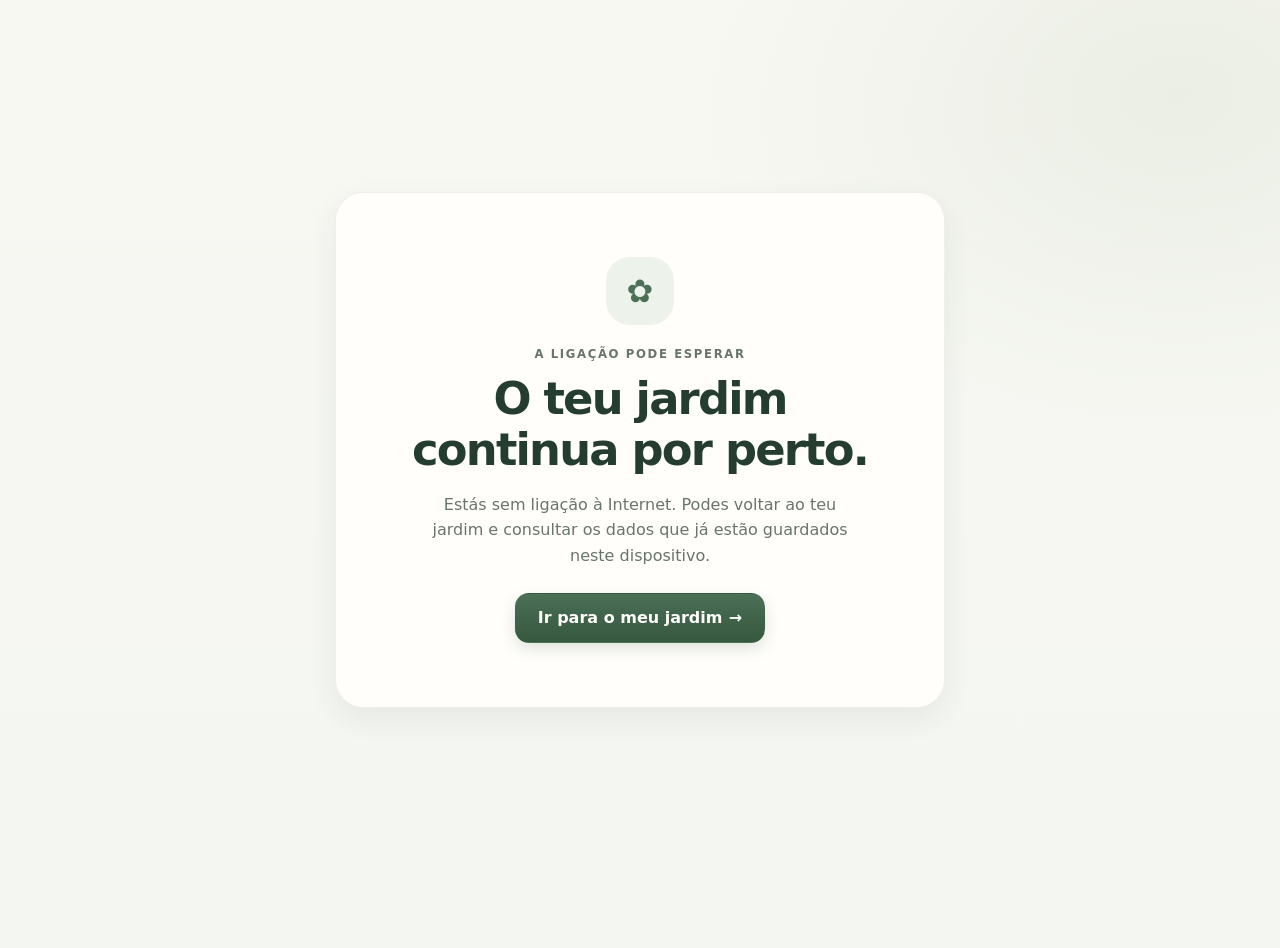
<file: pages/offline.html>
<!DOCTYPE html>
<html lang="pt-PT">
<head>
  <meta charset="UTF-8">
  <meta name="viewport" content="width=device-width, initial-scale=1.0">
  <title>Offline - FloraAura</title>
  <meta name="theme-color" content="#315c45">
  <link rel="stylesheet" href="../assets/css/styles.css">
</head>
<body>
  <main class="offline-page">
    <section class="offline-card" aria-labelledby="offline-title">
      <div class="offline-icon" aria-hidden="true">✿</div>
      <p class="eyebrow">A ligação pode esperar</p>
      <h1 id="offline-title">O teu jardim continua por perto.</h1>
      <p>Estás sem ligação à Internet. Podes voltar ao teu jardim e consultar os dados que já estão guardados neste dispositivo.</p>
      <a href="../index.html" class="btn-primary">Ir para o meu jardim <span aria-hidden="true">→</span></a>
    </section>
  </main>
</body>
</html>
</file>
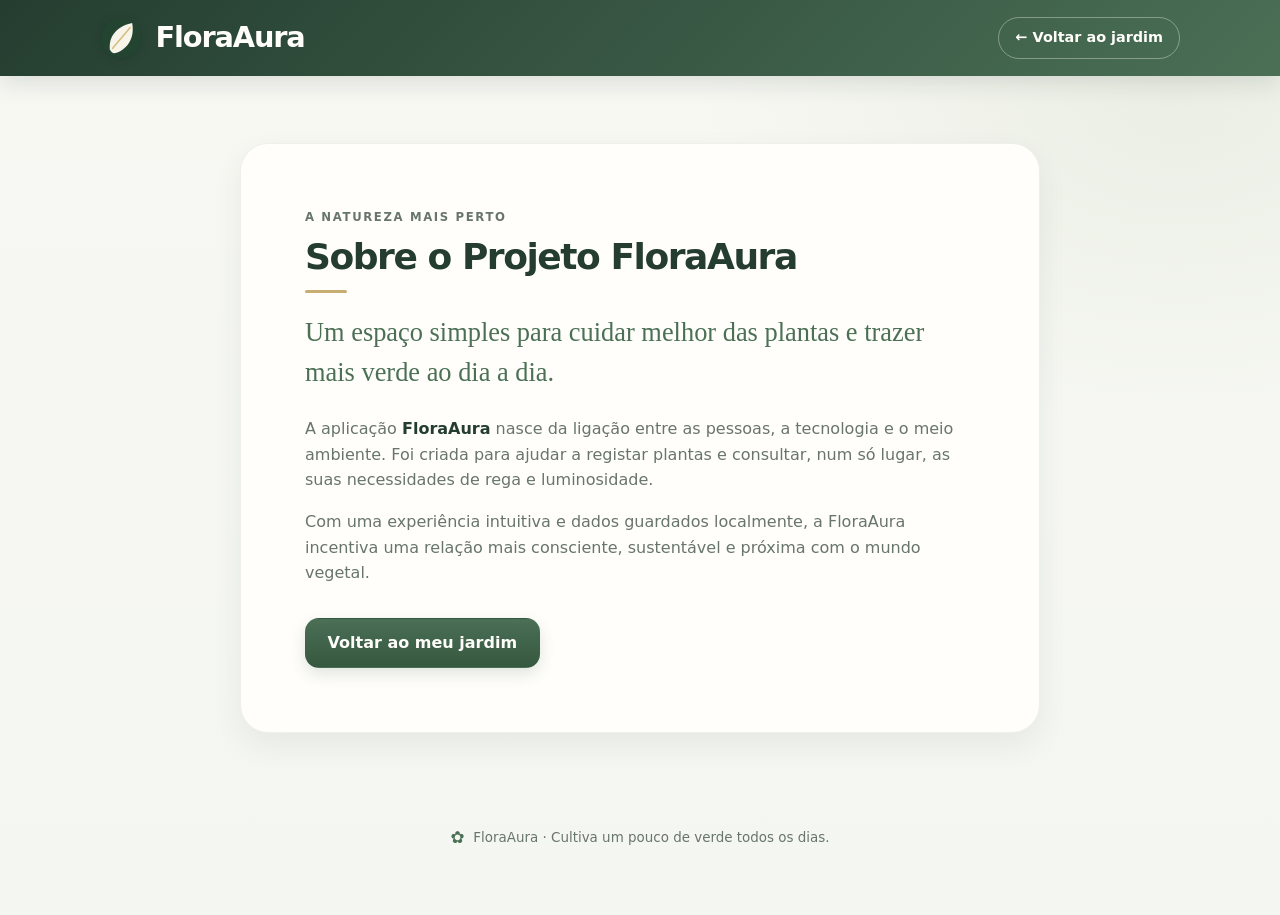
<file: pages/sobre.html>
<!DOCTYPE html>
<html lang="pt-PT">
<head>
  <meta charset="UTF-8">
  <meta name="viewport" content="width=device-width, initial-scale=1.0">
  <title>Sobre - FloraAura</title>
  <meta name="theme-color" content="#315c45">
  <link rel="stylesheet" href="../assets/css/styles.css">
</head>
<body>
  <header class="app-header">
    <a class="logo-container brand-link" href="../index.html" aria-label="FloraAura — página inicial">
      <img src="../assets/images/logo.svg" alt="" class="logo">
      <h1>FloraAura</h1>
    </a>
    <a href="../index.html" class="header-link">← Voltar ao jardim</a>
  </header>

  <main class="app-content">
    <article class="about-page">
      <p class="eyebrow">A natureza mais perto</p>
      <h2>Sobre o Projeto FloraAura</h2>
      <p class="about-lead">Um espaço simples para cuidar melhor das plantas e trazer mais verde ao dia a dia.</p>
      <div class="about-copy">
        <p>A aplicação <strong>FloraAura</strong> nasce da ligação entre as pessoas, a tecnologia e o meio ambiente. Foi criada para ajudar a registar plantas e consultar, num só lugar, as suas necessidades de rega e luminosidade.</p>
        <p>Com uma experiência intuitiva e dados guardados localmente, a FloraAura incentiva uma relação mais consciente, sustentável e próxima com o mundo vegetal.</p>
      </div>
      <a href="../index.html" class="btn-primary about-action">Voltar ao meu jardim</a>
    </article>
  </main>

  <footer class="app-footer">
    <span class="footer-mark" aria-hidden="true">✿</span>
    <p>FloraAura <span aria-hidden="true">·</span> Cultiva um pouco de verde todos os dias.</p>
  </footer>
</body>
</html>
</file>
<file: assets/css/styles.css>
:root {
  color-scheme: light;
  --primary-color: #4f7259;
  --primary-light: #eaf1e8;
  --primary-strong: #2e4e3b;
  --primary-dark: #1f352a;
  --sage: #a9bca4;
  --sage-deep: #69866a;
  --accent-color: #c8b17e;
  --beige: #f3efe7;
  --beige-soft: #faf7f1;
  --bg-color: #f5f3ee;
  --card-bg: #fffdf9;
  --text-color: #23362d;
  --text-muted: #5d6b62;
  --border-color: #e3e5de;
  --border-radius: 20px;
  --shadow: 0 14px 34px rgba(28, 48, 39, 0.08);
  --shadow-hover: 0 20px 44px rgba(28, 48, 39, 0.12);
}

* {
  box-sizing: border-box;
  margin: 0;
  padding: 0;
}

[hidden] {
  display: none !important;
}

.visually-hidden {
  position: absolute;
  width: 1px;
  height: 1px;
  overflow: hidden;
  clip: rect(0, 0, 0, 0);
  white-space: nowrap;
  clip-path: inset(50%);
}

body {
  min-height: 100vh;
  background:
    radial-gradient(ellipse at top right, rgba(126, 162, 122, 0.12), transparent 28rem),
    linear-gradient(180deg, #f8f5f1 0%, var(--bg-color) 100%);
  color: var(--text-color);
  font-family: "Segoe UI", "Inter", system-ui, -apple-system, BlinkMacSystemFont, sans-serif;
  line-height: 1.6;
  padding-bottom: 3rem;
  -webkit-font-smoothing: antialiased;
}

h1,
h2,
h3 {
  color: var(--primary-dark);
  font-family: "Segoe UI", "Inter", system-ui, sans-serif;
  font-weight: 700;
  line-height: 1.15;
}

h1 {
  color: #fffdfa;
  font-size: clamp(1.45rem, 2.8vw, 1.8rem);
  letter-spacing: -0.04em;
}

h2 {
  font-size: clamp(1.7rem, 4vw, 2.25rem);
  letter-spacing: -0.04em;
}

h3 {
  font-size: 1.2rem;
  letter-spacing: -0.02em;
}

button,
input,
select {
  font: inherit;
  min-height: 44px;
}

button,
a,
input,
select {
  -webkit-tap-highlight-color: transparent;
}

body {
  font-size: 16px;
}

button:focus-visible,
a:focus-visible,
input:focus-visible,
select:focus-visible {
  outline: 3px solid var(--primary-dark);
  outline-offset: 3px;
}

.app-header a:focus-visible,
.app-header button:focus-visible,
.welcome-panel a:focus-visible,
.welcome-panel button:focus-visible {
  outline-color: #fffefa;
}

.app-header {
  position: relative;
  display: flex;
  min-height: 82px;
  align-items: center;
  justify-content: space-between;
  padding: 1rem max(1.5rem, calc((100vw - 1080px) / 2));
  background: linear-gradient(135deg, var(--primary-dark) 0%, var(--primary-color) 100%);
  color: #fffefa;
  box-shadow: 0 14px 32px rgba(26, 47, 38, 0.12);
}

.logo-container {
  display: flex;
  align-items: center;
  gap: 0.85rem;
}

.logo {
  width: 42px;
  height: 42px;
  object-fit: contain;
  filter: drop-shadow(0 2px 5px rgba(14, 31, 22, 0.22));
}

.app-nav {
  display: flex;
  justify-content: center;
  gap: 0.5rem;
  padding: 0.9rem 1rem 0.7rem;
  border-bottom: 1px solid rgba(35, 54, 45, 0.08);
  background: rgba(255, 253, 249, 0.9);
  backdrop-filter: blur(8px);
}

.nav-btn,
.nav-link {
  position: relative;
  display: inline-flex;
  min-height: 42px;
  align-items: center;
  justify-content: center;
  border: 0;
  border-radius: 999px;
  background: transparent;
  padding: 0.55rem 1.15rem;
  color: var(--text-muted);
  cursor: pointer;
  font-size: 0.94rem;
  font-weight: 600;
  text-decoration: none;
  transition: color 220ms ease, background-color 220ms ease, transform 220ms ease, box-shadow 220ms ease;
}

.nav-btn:hover,
.nav-link:hover {
  background: #f0f3ec;
  color: var(--primary-dark);
}

.nav-btn.active {
  background: var(--primary-light);
  color: var(--primary-dark);
}

.app-content {
  width: min(100% - 2rem, 1080px);
  margin: 0 auto;
  padding: clamp(2rem, 5vw, 4rem) 0;
}

.tab-content {
  display: none;
}

.tab-content.active {
  display: block;
  animation: content-in 300ms cubic-bezier(0.2, 0.8, 0.2, 1) both;
}

@keyframes content-in {
  from {
    opacity: 0;
    transform: translateY(6px);
  }

  to {
    opacity: 1;
    transform: translateY(0);
  }
}

.section-header {
  display: flex;
  align-items: center;
  justify-content: space-between;
  gap: 1.25rem;
  margin-bottom: 1.75rem;
}

.section-header h2,
#catalogo > h2 {
  position: relative;
  padding-bottom: 0.8rem;
}

.section-header h2::after,
#catalogo > h2::after {
  position: absolute;
  bottom: 0;
  left: 0;
  width: 42px;
  height: 3px;
  border-radius: 4px;
  background: var(--accent-color);
  content: "";
}

.btn-primary,
.btn-secondary,
.btn-install {
  display: inline-flex;
  min-height: 46px;
  align-items: center;
  justify-content: center;
  border: 1px solid transparent;
  border-radius: 999px;
  padding: 0.7rem 1.35rem;
  cursor: pointer;
  font-weight: 700;
  text-decoration: none;
  transition: transform 220ms cubic-bezier(0.2, 0.8, 0.2, 1), background-color 220ms ease, box-shadow 220ms ease, border-color 220ms ease, opacity 220ms ease;
}

.btn-primary {
  background: linear-gradient(180deg, var(--primary-color) 0%, var(--primary-strong) 100%);
  color: #fffdfa;
  box-shadow: 0 10px 20px rgba(44, 73, 56, 0.16);
}

.btn-primary:hover {
  transform: translateY(-1px);
  background: linear-gradient(180deg, var(--primary-strong) 0%, var(--primary-color) 100%);
  box-shadow: 0 12px 24px rgba(44, 73, 56, 0.18);
}

.btn-secondary {
  border-color: var(--border-color);
  background: var(--card-bg);
  color: var(--text-color);
}

.btn-secondary:hover {
  background: var(--beige-soft);
}

.btn-install {
  min-height: 40px;
  border-color: rgba(255, 254, 250, 0.4);
  background: rgba(255, 254, 250, 0.12);
  color: #fffefa;
}

.btn-install:hover {
  background: rgba(255, 254, 250, 0.22);
}

.plants-grid {
  display: grid;
  grid-template-columns: repeat(auto-fill, minmax(min(100%, 265px), 1fr));
  gap: 1.2rem;
}

.plant-card {
  position: relative;
  display: grid;
  gap: 1rem;
  overflow: hidden;
  border: 1px solid rgba(31, 53, 42, 0.09);
  border-radius: 18px;
  background: var(--card-bg);
  padding: 0.75rem;
  box-shadow: 0 8px 24px rgba(28, 48, 39, 0.06);
  transition: transform 220ms cubic-bezier(0.2, 0.8, 0.2, 1), box-shadow 220ms ease;
}

.plant-card::before {
  position: absolute;
  inset: 0 auto 0 0;
  width: 4px;
  background: linear-gradient(180deg, var(--sage) 0%, var(--primary-color) 100%);
  content: "";
}

.plant-card:hover {
  transform: translateY(-3px);
  box-shadow: var(--shadow-hover);
}

.plant-card h3 {
  margin-bottom: 0.15rem;
}

.plant-card p + p {
  margin-top: 0.25rem;
}

.plant-cover {
  position: relative;
  min-height: 220px;
  overflow: hidden;
  border-radius: 13px;
  background: linear-gradient(135deg, rgba(74, 109, 87, 0.9), rgba(124, 158, 110, 0.8));
  box-shadow: inset 0 0 0 1px rgba(255, 255, 255, 0.15);
}

.plant-cover::before {
  position: absolute;
  inset: auto 0 0 0;
  height: 72%;
  background: linear-gradient(180deg, transparent, rgba(18, 39, 31, 0.78));
  content: "";
  z-index: 1;
}

.plant-photo {
  position: absolute;
  inset: 0;
  width: 100%;
  height: 100%;
  border-radius: inherit;
  background-color: #637b62;
  object-fit: cover;
}

.plant-cover-badge {
  position: absolute;
  top: 0.9rem;
  right: 0.9rem;
  border: 1px solid rgba(255, 255, 255, 0.22);
  border-radius: 999px;
  background: rgba(18, 39, 31, 0.18);
  padding: 0.3rem 0.6rem;
  color: #fffdfa;
  font-size: 0.68rem;
  font-weight: 700;
  backdrop-filter: blur(4px);
  z-index: 2;
}

.plant-cover-badge.is-healthy {
  background: rgba(70, 109, 78, 0.78);
  border-color: rgba(209, 231, 200, 0.4);
}

.plant-cover-badge.is-attention {
  background: rgba(169, 122, 38, 0.75);
  border-color: rgba(255, 236, 177, 0.45);
}

.plant-cover-badge.is-urgent {
  background: rgba(149, 54, 46, 0.76);
  border-color: rgba(255, 212, 208, 0.45);
}

.plant-cover-copy {
  position: absolute;
  left: 1rem;
  right: 1rem;
  bottom: 1rem;
  z-index: 1;
  color: #fffdfa;
}

.plant-cover-copy h3 {
  font-size: 1.2rem;
  color: #fffdfa;
}

.plant-cover-copy p {
  margin-top: 0.2rem;
  color: rgba(255, 255, 255, 0.8);
  font-size: 0.76rem;
}

.plant-summary {
  display: grid;
  gap: 0.7rem;
}

.plant-card-meta {
  display: flex;
  align-items: center;
  gap: 0.55rem;
  color: var(--text-muted);
  font-size: 0.9rem;
}

.plant-card-meta.is-overdue {
  color: #8a332d;
}

.plant-card-meta.is-due {
  color: #6f5c2b;
}

.plant-card-meta .meta-icon {
  display: inline-flex;
  align-items: center;
  justify-content: center;
  width: 28px;
  height: 28px;
  border-radius: 50%;
  background: var(--beige);
  color: var(--primary-color);
  flex-shrink: 0;
}

.plant-card-meta .meta-icon svg {
  width: 13px;
  height: 13px;
}

.btn-details {
  width: 100%;
  justify-content: center;
}

.plant-card-details {
  display: grid;
  gap: 0.8rem;
  padding-top: 0.2rem;
  transform-origin: top center;
  animation: details-in 260ms cubic-bezier(0.2, 0.8, 0.2, 1);
}

.plant-care-information {
  border: 1px solid var(--border-color);
  border-radius: 14px;
  background: var(--beige-soft);
  padding: 1rem;
}

.plant-care-information h4 {
  margin-bottom: 0.65rem;
  color: var(--primary-dark);
  font-size: 1rem;
}

.plant-care-list {
  display: grid;
  grid-template-columns: minmax(7rem, 0.35fr) minmax(0, 1fr);
  gap: 0.4rem 0.8rem;
  font-size: 0.87rem;
}

.plant-care-list dt {
  color: var(--text-muted);
  font-weight: 700;
}

.plant-care-list dd {
  min-width: 0;
  overflow-wrap: anywhere;
}

@keyframes details-in {
  from {
    opacity: 0;
    transform: translateY(-6px);
  }

  to {
    opacity: 1;
    transform: translateY(0);
  }
}

.plant-status {
  display: inline-flex;
  align-items: center;
  gap: 0.5rem;
  margin: 0 0 1rem;
  border-radius: 999px;
  background: var(--primary-light);
  padding: 0.35rem 0.7rem;
  color: var(--primary-dark);
  font-size: 0.74rem;
  font-weight: 700;
  letter-spacing: 0.02em;
}

.plant-status.is-healthy {
  background: #eaf1e8;
  color: #2f4c3c;
}

.plant-status.is-attention {
  background: #f8f0db;
  color: #7c5c2a;
}

.plant-status.is-urgent {
  background: #fbe9e7;
  color: #7a322b;
}

.status-icon {
  display: inline-flex;
  align-items: center;
  justify-content: center;
  width: 22px;
  height: 22px;
  border-radius: 50%;
  background: rgba(255, 255, 255, 0.7);
}

.status-icon svg {
  width: 11px;
  height: 11px;
}

.plant-meta {
  display: flex;
  align-items: center;
  gap: 0.5rem;
  color: var(--text-muted);
  font-size: 0.92rem;
}

.plant-meta strong {
  display: inline-flex;
  align-items: center;
  gap: 0.45rem;
  color: var(--text-color);
  font-weight: 650;
}

.meta-icon {
  display: inline-flex;
  align-items: center;
  justify-content: center;
  width: 22px;
  height: 22px;
  border-radius: 50%;
  background: var(--beige);
  color: var(--primary-color);
  flex-shrink: 0;
}

.meta-icon svg {
  width: 12px;
  height: 12px;
}

.plant-routines {
  margin-top: 1rem;
  border-top: 1px solid var(--border-color);
  padding-top: 0.85rem;
}

.plant-routines h4 {
  color: var(--primary-dark);
  font-size: 1rem;
}

.routine-empty,
.routine-meta {
  color: var(--text-muted);
  font-size: 0.84rem;
}

.routine-item {
  margin-top: 0.75rem;
  border-radius: 12px;
  background: #f6f7f1;
  padding: 0.8rem;
}

.routine-item > strong {
  color: var(--primary-dark);
}

.routine-controls,
.routine-form {
  display: grid;
  gap: 0.55rem;
  margin-top: 0.65rem;
}

.routine-controls label,
.routine-form label {
  display: grid;
  gap: 0.25rem;
  color: var(--text-muted);
  font-size: 0.78rem;
  font-weight: 650;
}

.routine-controls input,
.routine-form input {
  width: 100%;
  min-height: 40px;
  border: 1px solid var(--border-color);
  border-radius: 9px;
  background: #fff;
  padding: 0.45rem 0.6rem;
  color: var(--text-color);
}

.routine-controls button,
.routine-form button {
  width: 100%;
  min-height: 40px;
  padding: 0.45rem 0.7rem;
  font-size: 0.82rem;
}

.routine-form {
  margin-top: 1rem;
  border-top: 1px dashed var(--border-color);
  padding-top: 0.8rem;
}

.empty-state {
  grid-column: 1 / -1;
  border: 1px dashed #cbd4c8;
  border-radius: var(--border-radius);
  background: rgba(255, 254, 250, 0.65);
  padding: 2.5rem 1.5rem;
  color: var(--text-muted);
  text-align: center;
}

.search-bar {
  margin: 1.5rem 0;
}

.search-bar input {
  width: 100%;
  min-height: 50px;
  border: 1px solid var(--border-color);
  border-radius: 999px;
  background: var(--card-bg);
  padding: 0.75rem 1.2rem;
  color: var(--text-color);
  box-shadow: 0 4px 14px rgba(40, 54, 46, 0.04);
}

.search-bar input::placeholder {
  color: var(--text-muted);
}

.app-modal {
  width: min(90%, 500px);
  max-height: min(90vh, 760px);
  overflow-y: auto;
  margin: auto;
  border: 1px solid rgba(40, 54, 46, 0.1);
  border-radius: 24px;
  background: var(--card-bg);
  padding: clamp(1.5rem, 5vw, 2.25rem);
  color: var(--text-color);
  box-shadow: 0 24px 80px rgba(26, 43, 32, 0.24);
}

.app-modal::backdrop {
  background: rgba(24, 39, 29, 0.52);
  backdrop-filter: blur(4px);
}

.app-modal form {
  display: flex;
  flex-direction: column;
  gap: 0.65rem;
}

.app-modal h3 {
  margin-bottom: 0.6rem;
  font-size: 1.65rem;
}

.app-modal label {
  margin-top: 0.35rem;
  color: #536157;
  font-size: 0.9rem;
  font-weight: 650;
}

.app-modal input,
.app-modal select,
.app-modal textarea {
  width: 100%;
  min-height: 46px;
  border: 1px solid #dfe3da;
  border-radius: 10px;
  background: #fff;
  padding: 0.65rem 0.8rem;
  color: var(--text-color);
}

.app-modal textarea {
  min-height: 76px;
  resize: vertical;
}

.app-modal input:focus,
.app-modal select:focus,
.app-modal textarea:focus {
  border-color: var(--primary-color);
}

.modal-actions {
  display: flex;
  justify-content: flex-end;
  gap: 0.65rem;
  margin-top: 1.25rem;
}

.welcome-panel {
  position: relative;
  display: grid;
  min-height: 340px;
  grid-template-columns: minmax(0, 1.35fr) minmax(220px, 0.65fr);
  align-items: center;
  overflow: hidden;
  margin-bottom: 2.5rem;
  border: 1px solid rgba(27, 49, 38, 0.05);
  border-radius: 28px;
  background: #203d30;
  padding: clamp(2rem, 4vw, 3rem);
  color: #fffefa;
  box-shadow: 0 18px 34px rgba(27, 49, 38, 0.14);
}

.welcome-panel::before {
  position: absolute;
  z-index: 1;
  inset: 0;
  background:
    linear-gradient(90deg, rgba(20, 43, 32, 0.94) 0%, rgba(20, 43, 32, 0.82) 43%, rgba(20, 43, 32, 0.18) 100%),
    linear-gradient(0deg, rgba(20, 43, 32, 0.38), transparent 60%);
  content: "";
}

.welcome-photo {
  position: absolute;
  inset: 0;
  width: 100%;
  height: 100%;
  object-fit: cover;
  object-position: center 54%;
}

.welcome-copy {
  position: relative;
  z-index: 2;
  max-width: 610px;
  padding-bottom: 1rem;
}

.eyebrow {
  margin-bottom: 0.55rem;
  color: var(--text-muted);
  font-size: 0.73rem;
  font-weight: 750;
  letter-spacing: 0.14em;
  text-transform: uppercase;
}

.welcome-copy .eyebrow {
  color: #d5c18e;
}

.welcome-copy h2 {
  max-width: 570px;
  color: #fffefa;
  font-size: clamp(2.1rem, 4.5vw, 3.45rem);
  letter-spacing: -0.045em;
}

.welcome-copy > p:not(.eyebrow) {
  max-width: 490px;
  margin-top: 1rem;
  color: rgba(255, 254, 250, 0.78);
  font-size: 1.02rem;
}

.welcome-actions {
  display: flex;
  flex-wrap: wrap;
  align-items: center;
  gap: 0.65rem 1rem;
  margin-top: 1.5rem;
}

.welcome-panel .btn-primary {
  border-color: #fffefa;
  background: #fffefa;
  color: var(--primary-dark);
  box-shadow: none;
}

.welcome-panel .btn-primary:hover {
  background: #f1eee3;
}

.nav-btn.btn-text {
  color: rgba(255, 254, 250, 0.9);
}

.nav-btn.btn-text:hover {
  background: rgba(255, 254, 250, 0.12);
  color: #fffefa;
}

.btn-text span {
  margin-left: 0.4rem;
  font-size: 1.2em;
  transition: transform 180ms ease;
}

.btn-text:hover span {
  transform: translateX(3px);
}

.welcome-stats {
  position: absolute;
  z-index: 3;
  right: clamp(1.5rem, 5vw, 3.5rem);
  bottom: 1.6rem;
  left: clamp(2rem, 5vw, 3.5rem);
  display: flex;
  align-items: center;
  gap: 1.1rem;
  border-top: 1px solid rgba(255, 254, 250, 0.19);
  padding-top: 0.75rem;
  pointer-events: none;
}

.stat-item {
  display: grid;
  gap: 0.05rem;
}

.stat-value {
  color: #fffefa;
  font-family: Georgia, "Times New Roman", serif;
  font-size: 1.45rem;
  line-height: 1.1;
}

.stat-label {
  color: rgba(255, 254, 250, 0.68);
  font-size: 0.76rem;
}

.section-header > div > .eyebrow {
  margin-bottom: 0.35rem;
}

.section-header > div > h2 {
  padding-bottom: 0.2rem;
}

.garden-intro {
  margin-top: 0.4rem;
  color: var(--text-muted);
  font-size: 0.9rem;
}

.agenda-section {
  margin-top: 3.5rem;
  border: 1px solid rgba(35, 54, 45, 0.08);
  border-radius: var(--border-radius);
  background: rgba(255, 253, 249, 0.8);
  padding: clamp(1.25rem, 3vw, 1.75rem);
}

.agenda-section .section-header {
  margin-bottom: 0.9rem;
}

.agenda-description,
.agenda-empty {
  color: var(--text-muted);
  font-size: 0.88rem;
}

.watering-notification-controls {
  display: flex;
  align-items: center;
  justify-content: space-between;
  gap: 1rem;
  margin-top: 1rem;
}

.watering-notification-controls p {
  color: var(--text-muted);
  font-size: 0.88rem;
}

.watering-reminder {
  margin-top: 1rem;
  border: 1px solid rgba(155, 52, 48, 0.2);
  border-radius: 14px;
  background: #fff2ef;
  padding: 1rem 1.1rem;
  color: #71312d;
}

.watering-reminder h3 {
  margin-bottom: 0.35rem;
  color: #71312d;
  font-size: 1rem;
}

.watering-reminder ul {
  margin: 0.4rem 0 0;
}

.watering-due-list {
  display: grid;
  gap: 0.5rem;
  list-style: none;
}

.watering-due-item {
  display: flex;
  align-items: center;
  justify-content: space-between;
  gap: 1rem;
  border-top: 1px solid rgba(155, 52, 48, 0.12);
  padding-top: 0.65rem;
}

.watering-due-item .btn-secondary {
  min-height: 38px;
  flex-shrink: 0;
  border-color: rgba(113, 49, 45, 0.25);
  color: #71312d;
  font-size: 0.82rem;
  padding: 0.4rem 0.7rem;
}

.watering-reminder p {
  margin-top: 0.35rem;
  font-size: 0.88rem;
}

.agenda-list {
  display: grid;
  gap: 0.55rem;
  margin-top: 1rem;
  list-style: none;
}

.agenda-list li {
  display: grid;
  grid-template-columns: minmax(0, 1fr) auto auto;
  align-items: center;
  gap: 0.8rem;
  border-top: 1px solid var(--border-color);
  padding: 0.75rem 0;
  font-size: 0.9rem;
}

.agenda-list li strong {
  color: var(--text-color);
}

.agenda-list li > span:nth-child(2) {
  color: var(--text-muted);
  font-variant-numeric: tabular-nums;
}

.agenda-list li.is-priority strong {
  color: #71312d;
}

.agenda-state {
  border-radius: 999px;
  background: var(--primary-light);
  padding: 0.2rem 0.65rem;
  color: var(--primary-dark);
  font-size: 0.76rem;
  font-weight: 700;
}

.agenda-state.is-due,
.plant-care-date.is-due {
  color: #75551f;
}

.agenda-state.is-overdue,
.plant-care-date.is-overdue {
  color: #9b3430;
}

.backup-details {
  margin-top: 1.25rem;
  border-top: 1px solid var(--border-color);
  padding-top: 0.85rem;
}

.backup-details > summary {
  color: var(--text-color);
  cursor: pointer;
  font-size: 0.9rem;
  font-weight: 700;
}

.backup-details > p {
  margin-top: 0.45rem;
  color: var(--text-muted);
  font-size: 0.84rem;
}

.backup-actions {
  display: flex;
  flex-wrap: wrap;
  gap: 0.6rem;
  margin-top: 0.75rem;
}

.backup-actions .btn-secondary {
  min-height: 44px;
  font-size: 0.84rem;
  padding: 0.5rem 0.8rem;
}

#garden-backup-status {
  min-height: 1.4em;
}

.plant-care-date {
  margin-top: 0.8rem;
  color: var(--primary-color);
  font-size: 0.87rem;
  font-weight: 650;
}

.plant-date-label {
  display: grid;
  width: 100%;
  gap: 0.3rem;
  margin-top: 0.65rem;
  color: var(--text-muted);
  font-size: 0.8rem;
  font-weight: 650;
}

.plant-date-input {
  width: 100%;
  min-height: 42px;
  border: 1px solid var(--border-color);
  border-radius: 10px;
  background: #fff;
  padding: 0.45rem 0.65rem;
  color: var(--text-color);
}

.schedule-date-btn {
  align-self: flex-start;
  min-height: 40px;
  margin-top: 0.4rem;
  font-size: 0.82rem;
}

.water-done-btn {
  align-self: flex-start;
  margin-top: 0.75rem;
  font-size: 0.84rem;
}

.delete-plant-btn {
  align-self: flex-start;
  margin-top: 0.75rem;
  border-color: #b54a43;
  color: #8a302b;
  font-size: 0.84rem;
}

.delete-plant-btn:hover {
  background: #fff0ed;
}

.form-hint {
  margin-top: -0.45rem;
  color: var(--text-muted);
  font-size: 0.8rem;
}

.catalog-intro > p:not(.eyebrow) {
  color: var(--text-muted);
  font-size: 0.93rem;
}

.catalog-intro {
  max-width: 670px;
  margin-bottom: 1.25rem;
}

.catalog-intro > button {
  margin-top: 0.65rem;
}

.catalog-intro h2 {
  position: relative;
  display: inline-block;
  margin-bottom: 0.35rem;
  padding-bottom: 0.35rem;
}

.catalog-intro h2::after {
  position: absolute;
  bottom: 0;
  left: 0;
  width: 42px;
  height: 3px;
  border-radius: 4px;
  background: var(--accent-color);
  content: "";
}

.search-bar {
  display: flex;
  align-items: center;
  gap: 0.75rem;
  max-width: 620px;
  min-height: 54px;
  border: 1px solid var(--border-color);
  border-radius: 999px;
  background: var(--card-bg);
  padding: 0 1.1rem;
  color: var(--text-muted);
  box-shadow: 0 4px 14px rgba(40, 54, 46, 0.04);
}

.search-bar > span {
  font-size: 1.45rem;
}

.search-bar input {
  min-height: 50px;
  border: 0;
  outline: 0;
  background: transparent;
  padding: 0;
  box-shadow: none;
}

.search-bar input:focus-visible {
  outline: 0;
}

.search-bar:focus-within {
  border-color: var(--primary-color);
  box-shadow: 0 0 0 3px rgba(49, 92, 69, 0.12);
}

.modal-description {
  margin: -0.2rem 0 0.55rem;
  color: var(--text-muted);
  font-size: 0.92rem;
}

.form-error {
  color: #9b3430;
  font-size: 0.9rem;
  font-weight: 600;
}

.app-footer {
  display: flex;
  align-items: center;
  justify-content: center;
  gap: 0.55rem;
  margin: 0 auto;
  padding: 1.5rem 1rem 0;
  color: var(--text-muted);
  font-size: 0.84rem;
  text-align: center;
}

.brand-link {
  color: inherit;
  text-decoration: none;
}

.brand-link h1 {
  color: #fffefa;
}

.header-link {
  border: 1px solid rgba(255, 254, 250, 0.35);
  border-radius: 999px;
  padding: 0.5rem 1rem;
  color: #fffefa;
  font-size: 0.9rem;
  font-weight: 600;
  text-decoration: none;
  transition: background-color 180ms ease;
}

.header-link:hover {
  background: rgba(255, 254, 250, 0.12);
}

.about-page {
  max-width: 800px;
  margin: 1rem auto;
  border: 1px solid rgba(40, 54, 46, 0.07);
  border-radius: 28px;
  background: var(--card-bg);
  padding: clamp(2rem, 6vw, 4rem);
  box-shadow: var(--shadow);
}

.about-page h2 {
  position: relative;
  padding-bottom: 1rem;
}

.about-page h2::after {
  position: absolute;
  bottom: 0;
  left: 0;
  width: 42px;
  height: 3px;
  border-radius: 4px;
  background: var(--accent-color);
  content: "";
}

.about-lead {
  max-width: 620px;
  margin-top: 1.25rem;
  color: var(--primary-color);
  font-family: Georgia, "Times New Roman", serif;
  font-size: clamp(1.25rem, 3vw, 1.65rem);
  line-height: 1.5;
}

.about-copy {
  display: grid;
  gap: 1rem;
  margin-top: 1.5rem;
  color: var(--text-muted);
}

.about-copy strong {
  color: var(--primary-dark);
}

.about-action {
  margin-top: 2rem;
}

.offline-page {
  display: grid;
  min-height: 100vh;
  place-items: center;
  padding: 1.5rem;
}

.offline-card {
  width: min(100%, 610px);
  border: 1px solid rgba(40, 54, 46, 0.07);
  border-radius: 28px;
  background: var(--card-bg);
  padding: clamp(2rem, 7vw, 4rem);
  text-align: center;
  box-shadow: var(--shadow);
}

.offline-icon {
  display: grid;
  width: 68px;
  height: 68px;
  place-items: center;
  margin: 0 auto 1.25rem;
  border-radius: 24px;
  background: var(--primary-light);
  color: var(--primary-color);
  font-size: 2rem;
}

.offline-card h1 {
  color: var(--primary-dark);
  font-size: clamp(2rem, 6vw, 2.8rem);
}

.offline-card > p:not(.eyebrow) {
  max-width: 440px;
  margin: 1rem auto 1.5rem;
  color: var(--text-muted);
}

.offline-card .btn-primary span {
  margin-left: 0.4rem;
}

.footer-mark {
  color: var(--primary-color);
  font-size: 1.05rem;
}

.catalog-filters {
  display: flex;
  flex-wrap: wrap;
  align-items: end;
  gap: 0.85rem;
  margin: 1rem 0 0.75rem;
}

.filter-control {
  display: grid;
  gap: 0.35rem;
  color: var(--text-muted);
  font-size: 0.78rem;
  font-weight: 650;
}

.filter-control select {
  min-height: 42px;
  border: 1px solid var(--border-color);
  border-radius: 999px;
  background: var(--card-bg);
  padding: 0.45rem 2.1rem 0.45rem 0.85rem;
  color: var(--text-color);
}

.favorites-control {
  display: inline-flex;
  min-height: 42px;
  align-items: center;
  gap: 0.5rem;
  border: 1px solid var(--border-color);
  border-radius: 999px;
  background: var(--card-bg);
  padding: 0.45rem 0.85rem;
  color: var(--text-color);
  cursor: pointer;
  font-size: 0.84rem;
  font-weight: 600;
}

.favorites-control input {
  width: 16px;
  height: 16px;
  accent-color: var(--primary-color);
}

.catalog-count {
  margin: 0.85rem 0 0.2rem;
  color: var(--primary-dark);
  font-size: 0.84rem;
  font-weight: 700;
}

.catalog-status {
  min-height: 1.4em;
  color: var(--primary-color);
  font-size: 0.9rem;
}

.catalog-disclaimer {
  max-width: 780px;
  margin: 0.25rem 0 0.85rem;
  color: var(--text-muted);
  font-size: 0.82rem;
}

.catalog-card {
  overflow: hidden;
  border: 1px solid rgba(40, 54, 46, 0.08);
  border-radius: 18px;
  background: var(--card-bg);
  box-shadow: var(--shadow);
  transition: transform 180ms ease, box-shadow 180ms ease;
}

.catalog-card:hover {
  transform: translateY(-3px);
  box-shadow: var(--shadow-hover);
}

.species-art {
  position: relative;
  height: 205px;
  overflow: hidden;
  background: #e8eee4;
}

.species-photo {
  display: block;
  width: 100%;
  height: 100%;
  object-fit: cover;
  transition: transform 350ms ease;
}

.catalog-card:hover .species-photo {
  transform: scale(1.04);
}

.favorite-btn {
  position: absolute;
  z-index: 2;
  top: 0.8rem;
  right: 0.8rem;
  display: grid;
  width: 40px;
  height: 40px;
  place-items: center;
  border: 1px solid rgba(40, 54, 46, 0.08);
  border-radius: 50%;
  background: rgba(255, 254, 250, 0.94);
  color: var(--primary-color);
  cursor: pointer;
  font-size: 1.35rem;
  line-height: 1;
}

.favorite-btn[aria-pressed="true"] {
  color: #a0443c;
}

.catalog-card-content {
  display: flex;
  min-height: 300px;
  flex-direction: column;
  align-items: flex-start;
  padding: 1.2rem;
}

.catalog-card-content h3 {
  margin-bottom: 0.15rem;
}

.species-name {
  color: var(--text-muted);
  font-size: 0.88rem;
  font-style: italic;
}

.catalog-description {
  margin: 0.75rem 0;
  color: #536157;
  font-size: 0.91rem;
  display: -webkit-box;
  overflow: hidden;
  -webkit-box-orient: vertical;
  -webkit-line-clamp: 2;
}

.care-details {
  width: 100%;
  margin-bottom: 1rem;
  border-top: 1px solid var(--border-color);
  padding-top: 0.65rem;
}

.care-details summary {
  color: var(--primary-color);
  cursor: pointer;
  font-size: 0.86rem;
  font-weight: 700;
}

.care-list {
  display: grid;
  grid-template-columns: 1fr;
  gap: 0.15rem;
  margin-top: 0.65rem;
  font-size: 0.82rem;
}

.care-list dt {
  margin-top: 0.4rem;
  color: var(--text-color);
  font-weight: 700;
}

.care-list dd {
  color: var(--text-muted);
}

.catalog-add-btn {
  width: 100%;
  margin-top: auto;
  font-size: 0.88rem;
}

.catalog-management-details {
  width: 100%;
  margin-top: 0.65rem;
  border-top: 1px solid var(--border-color);
  padding-top: 0.65rem;
}

.catalog-management-details > summary {
  color: var(--text-muted);
  cursor: pointer;
  font-size: 0.82rem;
  font-weight: 650;
}

.catalog-management {
  display: grid;
  width: 100%;
  gap: 0.5rem;
  margin-top: 0.65rem;
}

.catalog-management button {
  width: 100%;
  min-height: 40px;
  padding: 0.45rem 0.7rem;
  font-size: 0.82rem;
}

.btn-secondary:disabled,
.routine-form button:disabled,
.routine-controls button:disabled {
  cursor: wait;
  opacity: 0.65;
}

.btn-primary:disabled,
.favorite-btn:disabled {
  cursor: wait;
  opacity: 0.65;
}

@media (max-width: 600px) {
  .app-header {
    min-height: 72px;
    padding: 0.85rem 1.1rem;
  }

  .header-link {
    padding: 0.45rem 0.75rem;
    font-size: 0.82rem;
  }

  .logo {
    width: 38px;
    height: 38px;
  }

  .app-nav {
    gap: 0.15rem;
    padding: 0.55rem 0.5rem;
  }

  .nav-btn,
  .nav-link {
    min-height: 46px;
    padding: 0.6rem 0.8rem;
    font-size: 0.9rem;
  }

  .app-content {
    width: min(100% - 1rem, 1080px);
    padding-top: 1.5rem;
  }

  .section-header {
    align-items: flex-start;
    flex-direction: column;
  }

  .section-header .btn-primary {
    align-self: stretch;
    width: 100%;
  }

  .btn-primary,
  .btn-secondary,
  .btn-install {
    min-height: 48px;
    padding: 0.8rem 1rem;
    font-size: 0.96rem;
  }

  .welcome-panel {
    min-height: 390px;
    grid-template-columns: 1fr;
    margin-bottom: 2.75rem;
    border-radius: 22px;
    padding: 1.75rem 1.5rem 1.4rem;
  }

  .welcome-copy {
    align-self: start;
    padding-bottom: 0;
  }

  .welcome-copy h2 {
    max-width: 450px;
    font-size: clamp(2rem, 9vw, 2.7rem);
  }

  .welcome-copy > p:not(.eyebrow) {
    max-width: 370px;
    font-size: 0.94rem;
  }

  .welcome-actions {
    align-items: stretch;
    flex-direction: column;
    gap: 0.5rem;
    margin-top: 1.1rem;
  }

  .welcome-panel .btn-primary,
  .nav-btn.btn-text {
    width: 100%;
    justify-content: center;
  }

  .welcome-panel::before {
    background:
      linear-gradient(180deg, rgba(20, 43, 32, 0.84) 0%, rgba(20, 43, 32, 0.58) 58%, rgba(20, 43, 32, 0.78) 100%),
      linear-gradient(90deg, rgba(20, 43, 32, 0.3), transparent);
  }

  .welcome-photo {
    object-position: 58% center;
  }

  .welcome-stats {
    right: 1.5rem;
    bottom: 1.1rem;
    left: 1.5rem;
    gap: 0.9rem;
    padding-top: 0.75rem;
  }

  .stat-value {
    font-size: 1.25rem;
  }

  .stat-label {
    max-width: 110px;
    font-size: 0.68rem;
  }

  .plant-card {
    padding: 0.8rem;
    gap: 0.8rem;
  }

  .plant-cover {
    min-height: 170px;
  }

  .plant-cover-copy h3 {
    font-size: 1.08rem;
  }

  .plant-cover-badge {
    top: 0.7rem;
    right: 0.7rem;
    font-size: 0.62rem;
  }

  .plant-summary {
    gap: 0.6rem;
  }

  .plant-card-meta {
    padding: 0.7rem 0.8rem;
    border: 1px solid var(--border-color);
    border-radius: 12px;
    background: rgba(255, 255, 255, 0.4);
  }

  .plant-card-details {
    gap: 0.7rem;
  }

  .btn-details,
  .water-done-btn,
  .schedule-date-btn,
  .delete-plant-btn {
    width: 100%;
    justify-content: center;
  }

  .agenda-section {
    margin-top: 2.5rem;
    padding: 1rem;
  }

  .watering-notification-controls {
    align-items: flex-start;
    flex-direction: column;
  }

  .watering-due-item {
    align-items: flex-start;
    flex-direction: column;
  }

  .backup-actions {
    align-items: stretch;
    flex-direction: column;
  }

  .agenda-list li {
    grid-template-columns: minmax(0, 1fr) auto;
    gap: 0.25rem 0.65rem;
  }

  .agenda-list li strong {
    grid-column: 1;
  }

  .agenda-list li > span:nth-child(2) {
    grid-column: 1;
  }

  .agenda-state {
    grid-column: 2;
    grid-row: 1 / span 2;
  }

  .catalog-intro {
    margin-bottom: 1rem;
  }

  .catalog-filters {
    align-items: stretch;
  }

  .filter-control {
    flex: 1 1 145px;
  }

  .filter-control select {
    width: 100%;
  }

  .favorites-control {
    align-self: flex-start;
  }

  .catalog-card-content {
    min-height: unset;
  }

  .modal-actions {
    flex-direction: column-reverse;
  }

  .modal-actions button {
    width: 100%;
  }
}

@media (prefers-reduced-motion: reduce) {
  *,
  *::before,
  *::after {
    scroll-behavior: auto !important;
    animation-duration: 0.01ms !important;
    animation-iteration-count: 1 !important;
    transition-duration: 0.01ms !important;
  }
}

:root {
  --primary-color: #4b7056;
  --primary-light: #edf3eb;
  --primary-strong: #35583f;
  --primary-dark: #243d30;
  --sage: #afc2a8;
  --sage-deep: #708b70;
  --accent-color: #c8ad73;
  --beige-soft: #f8f6f0;
  --bg-color: #f4f6f1;
  --card-bg: #fffefa;
  --text-color: #26382e;
  --text-muted: #68756c;
  --border-color: #e4e9e1;
  --border-radius: 22px;
  --shadow: 0 12px 30px rgba(33, 54, 41, 0.07);
  --shadow-hover: 0 18px 38px rgba(33, 54, 41, 0.12);
}

body {
  background:
    radial-gradient(ellipse at 92% 10%, rgba(156, 181, 145, 0.14), transparent 30rem),
    linear-gradient(180deg, #f8f8f3 0%, var(--bg-color) 100%);
}

.app-header {
  min-height: 76px;
  box-shadow: 0 8px 22px rgba(26, 47, 38, 0.12);
}

.app-nav {
  position: sticky;
  z-index: 5;
  top: 0;
  padding: 0.65rem 1rem;
  background: rgba(255, 254, 250, 0.94);
  backdrop-filter: blur(12px);
}

.nav-btn.active {
  box-shadow: inset 0 0 0 1px rgba(53, 88, 63, 0.06);
}

.app-content {
  width: min(100% - 2rem, 1120px);
  padding: clamp(1.75rem, 4vw, 3.25rem) 0;
}

.section-header {
  margin-bottom: 1.35rem;
}

.btn-primary,
.btn-secondary,
.btn-install {
  border-radius: 14px;
}

.btn-primary {
  box-shadow: 0 6px 15px rgba(44, 73, 56, 0.14);
}

.plants-grid {
  gap: 1.35rem;
}

.plant-card {
  border-color: rgba(31, 53, 42, 0.08);
  border-radius: 20px;
  padding: 0.8rem;
  box-shadow: 0 8px 24px rgba(28, 48, 39, 0.055);
}

.plant-card::before {
  width: 3px;
  background: linear-gradient(180deg, #c8ad73 0%, var(--primary-color) 100%);
}

.empty-state {
  border-color: #c8d3c7;
  background: rgba(255, 254, 250, 0.82);
  padding: 3rem 1.5rem;
}

.app-modal {
  border-radius: 22px;
}

.welcome-panel {
  min-height: 360px;
  margin-bottom: 2.75rem;
  border-radius: 26px;
  box-shadow: 0 20px 42px rgba(27, 49, 38, 0.15);
}

.welcome-copy {
  max-width: 570px;
  padding-bottom: 3rem;
}

.welcome-stats {
  right: auto;
  width: min(360px, calc(100% - 7rem));
  gap: 2rem;
  border-top-color: rgba(255, 254, 250, 0.2);
}

.stat-value {
  font-size: 1.55rem;
  font-weight: 600;
}

.agenda-section {
  background: rgba(255, 254, 250, 0.88);
  box-shadow: 0 8px 24px rgba(28, 48, 39, 0.035);
}

.catalog-card {
  border-radius: 20px;
  box-shadow: 0 8px 24px rgba(28, 48, 39, 0.055);
}

.catalog-card-content {
  padding: 1.25rem;
}

.catalog-intro {
  margin-bottom: 1.5rem;
}

.search-bar {
  max-width: 680px;
  border-radius: 16px;
}

.filter-control select,
.favorites-control {
  border-radius: 12px;
}

.favorite-btn {
  box-shadow: 0 4px 14px rgba(28, 48, 39, 0.12);
}

.app-footer {
  padding-bottom: 1rem;
}

@media (max-width: 600px) {
  .app-content {
    width: min(100% - 1rem, 1120px);
  }

  .welcome-panel {
    min-height: 390px;
    border-radius: 22px;
  }

  .welcome-copy {
    padding-bottom: 0;
  }

  .welcome-stats {
    right: auto;
    left: 1.5rem;
    width: min(300px, calc(100% - 3rem));
    gap: 1.5rem;
  }
}

.auth-panel {
  position: fixed;
  inset: 0;
  z-index: 20;
  display: grid;
  min-height: 100vh;
  overflow-y: auto;
  place-items: center;
  padding: 1.5rem;
  background:
    linear-gradient(120deg, rgba(24, 45, 34, 0.58), rgba(24, 45, 34, 0.2)),
    url("../images/welcome-flowers.jpg") center / cover no-repeat;
}

.auth-card {
  width: min(100%, 430px);
  border: 1px solid rgba(40, 54, 46, 0.1);
  border-radius: 24px;
  background: var(--card-bg);
  padding: clamp(1.5rem, 5vw, 2.25rem);
  box-shadow: var(--shadow);
}

.auth-logo {
  width: 52px;
  height: 52px;
  margin-bottom: 0.75rem;
}

.auth-card h2 {
  margin: 0.35rem 0 0.6rem;
}

.auth-description {
  margin-bottom: 1.25rem;
  color: var(--text-muted);
}

.auth-card form {
  display: flex;
  flex-direction: column;
  gap: 0.65rem;
}

.auth-card label {
  margin-top: 0.3rem;
  color: #536157;
  font-size: 0.9rem;
  font-weight: 650;
}

.auth-card input {
  width: 100%;
  min-height: 46px;
  border: 1px solid #dfe3da;
  border-radius: 10px;
  background: #fff;
  padding: 0.65rem 0.8rem;
  color: var(--text-color);
}

.auth-card input:focus {
  border-color: var(--primary-color);
}

.auth-status {
  min-height: 1.5rem;
  color: var(--text-muted);
  font-size: 0.9rem;
}

.auth-status--error {
  color: #9b3430;
  font-weight: 600;
}

.auth-status--success {
  color: var(--primary-strong);
  font-weight: 600;
}

.auth-password-reset {
  align-self: flex-end;
  min-height: auto;
  border: 0;
  background: transparent;
  padding: 0.1rem 0;
  color: var(--primary-strong);
  cursor: pointer;
  font-size: 0.88rem;
  font-weight: 650;
  text-decoration: underline;
  text-underline-offset: 0.15em;
}

.auth-password-reset:disabled {
  cursor: wait;
  opacity: 0.65;
}

.auth-actions {
  display: flex;
  flex-wrap: wrap;
  gap: 0.65rem;
}

.auth-actions > button {
  flex: 1 1 150px;
}

.auth-divider {
  display: flex;
  align-items: center;
  gap: 0.75rem;
  color: var(--text-muted);
  font-size: 0.85rem;
}

.auth-divider::before,
.auth-divider::after {
  flex: 1;
  border-top: 1px solid var(--border-color);
  content: "";
}

.auth-google-button {
  display: inline-flex;
  min-height: 46px;
  align-items: center;
  justify-content: center;
  border: 1px solid var(--border-color);
  border-radius: 999px;
  background: #fff;
  padding: 0.7rem 1.35rem;
  color: var(--text-color);
  cursor: pointer;
  font-weight: 700;
  transition: background-color 220ms ease, border-color 220ms ease;
}

.auth-google-button:hover {
  border-color: var(--sage);
  background: var(--beige-soft);
}

.auth-google-button:disabled {
  cursor: wait;
  opacity: 0.65;
}

.auth-retry {
  width: 100%;
  margin-top: 0.65rem;
}

.header-actions {
  display: flex;
  align-items: center;
  justify-content: flex-end;
  gap: 0.65rem;
}

.account-email {
  max-width: 30vw;
  overflow: hidden;
  color: #fffefa;
  font-size: 0.88rem;
  text-overflow: ellipsis;
  white-space: nowrap;
}

.account-status {
  max-width: 20rem;
  color: #ffe2dc;
  font-size: 0.8rem;
}

@media (max-width: 600px) {
  .auth-panel {
    min-height: 100vh;
    padding: 0.75rem;
  }

  .header-actions {
    flex-wrap: wrap;
  }

  .account-email {
    max-width: 52vw;
  }
}

.welcome-panel {
  height: 360px;
  min-height: 360px;
}

.welcome-copy {
  padding-bottom: 0;
}

.welcome-stats {
  right: clamp(1.5rem, 5vw, 3.5rem);
  left: auto;
  width: min(300px, calc(100% - 7rem));
}

@media (max-width: 600px) {
  .welcome-panel {
    height: 390px;
    min-height: 390px;
  }

  .welcome-stats {
    right: auto;
    left: 1.5rem;
  }
}

.home-tools {
  display: grid;
  gap: 1.25rem;
  margin-top: 1.5rem;
}

.home-tools__grid {
  display: grid;
  grid-template-columns: repeat(2, minmax(0, 1fr));
  align-items: stretch;
  gap: 1.25rem;
}

.home-tool-card {
  min-width: 0;
  border: 1px solid rgba(31, 53, 42, 0.09);
  border-radius: 20px;
  background: var(--card-bg);
  padding: clamp(1rem, 3vw, 1.5rem);
  box-shadow: 0 8px 24px rgba(28, 48, 39, 0.06);
}

.home-tool-heading {
  margin-bottom: 1rem;
}

.home-tool-heading .eyebrow {
  margin-bottom: 0.35rem;
}

.home-tool-heading h2 {
  font-size: clamp(1.2rem, 2.5vw, 1.55rem);
}

.home-tool-heading > p:last-child {
  margin-top: 0.5rem;
  color: var(--text-muted);
  font-size: 0.88rem;
}

.diagnosis-preview {
  display: flex;
  min-height: 230px;
  align-items: center;
  justify-content: center;
  overflow: hidden;
  border: 1px solid var(--border-color);
  border-radius: 16px;
  background: #f0f4ed;
}

.diagnosis-placeholder {
  padding: 1.5rem;
  color: var(--sage-deep);
  text-align: center;
}

.diagnosis-placeholder span {
  font-size: 3rem;
}

.diagnosis-placeholder p {
  margin-top: 0.5rem;
  color: var(--text-muted);
  font-size: 0.85rem;
}

.diagnosis-loading {
  display: flex;
  align-items: center;
  gap: 0.75rem;
  color: var(--primary-dark);
  font-weight: 700;
}

.diagnosis-loading::before {
  width: 25px;
  height: 25px;
  border: 3px solid #dce7d8;
  border-top-color: var(--primary-color);
  border-radius: 50%;
  animation: home-feature-spin 0.8s linear infinite;
  content: "";
}

@keyframes home-feature-spin {
  to { transform: rotate(360deg); }
}

.diagnosis-result-card {
  width: 100%;
  overflow: hidden;
  border-radius: inherit;
  background: var(--primary-strong);
  color: #fffefa;
}

.diagnosis-result-photo {
  display: block;
  width: 100%;
  height: 220px;
  background: #e9eee5;
  object-fit: cover;
}

.diagnosis-result-content {
  padding: 1rem 1.1rem 1.1rem;
}

.diagnosis-result-content h3 {
  color: #fffefa;
  font-size: 1.35rem;
}

.diagnosis-result-health {
  display: inline-block;
  margin-top: 0.45rem;
  border-radius: 999px;
  background: #e4f0dc;
  padding: 0.3rem 0.65rem;
  color: var(--primary-dark);
  font-size: 0.8rem;
  font-weight: 750;
}

.diagnosis-result-advice {
  margin-top: 0.75rem;
  color: #f0f5ed;
  font-size: 0.88rem;
  line-height: 1.5;
}

.diagnosis-result-disclaimer {
  margin-top: 0.6rem;
  color: #d3e2ce;
  font-size: 0.72rem;
  line-height: 1.4;
}

.feature-status {
  min-height: 1.3rem;
  margin-top: 0.55rem;
  color: #8a302b;
  font-size: 0.78rem;
  line-height: 1.4;
}

.feature-button {
  width: 100%;
}

.feature-button:disabled {
  cursor: wait;
  opacity: 0.65;
}

.feature-disclaimer {
  margin-top: 0.65rem;
  color: var(--text-muted);
  font-size: 0.72rem;
  line-height: 1.45;
}

.weather-alert {
  display: flex;
  min-height: 98px;
  align-items: center;
  gap: 0.9rem;
  border: 1px solid transparent;
  border-radius: 16px;
  padding: 1rem;
}

.weather-alert--empty,
.weather-alert--sun {
  border-color: #f0d7b1;
  background: #fff3e3;
  color: #70491e;
}

.weather-alert--rain {
  border-color: #c9dce8;
  background: #eaf4fb;
  color: #31566c;
}

.weather-alert__icon {
  flex: 0 0 auto;
  font-size: 2rem;
  line-height: 1;
}

.weather-alert__message {
  margin: 0;
  font-size: 0.92rem;
  font-weight: 700;
  line-height: 1.45;
}

.missions-tool {
  padding: clamp(1.1rem, 3vw, 1.5rem);
}

.missions-header {
  display: flex;
  align-items: center;
  justify-content: space-between;
  gap: 1rem;
}

.missions-header .home-tool-heading {
  margin-bottom: 0;
}

.missions-header .home-tool-heading h2 {
  font-size: clamp(1.1rem, 2.5vw, 1.45rem);
}

.missions-points {
  flex: 0 0 auto;
  color: var(--primary-strong);
  font-size: 0.85rem;
  font-weight: 650;
}

.missions-points strong {
  font-size: 1.5rem;
}

.missions-progress {
  height: 11px;
  overflow: hidden;
  margin-top: 1.2rem;
  border-radius: 999px;
  background: #e8eee4;
}

.missions-progress span {
  display: block;
  width: 0;
  height: 100%;
  border-radius: inherit;
  background: linear-gradient(90deg, #9fb88c, #4b7653);
  transition: width 240ms ease;
}

.missions-progress-caption {
  margin-top: 0.4rem;
  color: var(--text-muted);
  font-size: 0.75rem;
  text-align: right;
}

.missions-list {
  display: grid;
  gap: 0.6rem;
  margin-top: 1rem;
  border: 0;
  padding: 0;
}

.missions-list legend {
  margin-bottom: 0.55rem;
  color: var(--primary-dark);
  font-size: 0.92rem;
  font-weight: 700;
}

.mission-item {
  display: flex;
  min-height: 52px;
  align-items: center;
  gap: 0.7rem;
  border: 1px solid var(--border-color);
  border-radius: 12px;
  background: #f8faf6;
  padding: 0.6rem 0.75rem;
  cursor: pointer;
  transition: border-color 160ms ease, background-color 160ms ease;
}

.mission-item.is-completed {
  border-color: #c9dbc4;
  background: #eff5ec;
}

.mission-item input {
  width: 18px;
  height: 18px;
  flex: 0 0 auto;
  accent-color: var(--primary-strong);
  cursor: pointer;
}

.mission-item span {
  flex: 1;
  font-size: 0.88rem;
  line-height: 1.4;
}

.mission-item strong {
  flex: 0 0 auto;
  color: var(--primary-strong);
  font-size: 0.78rem;
}

@media (max-width: 760px) {
  .home-tools__grid {
    grid-template-columns: 1fr;
  }
}

@media (max-width: 480px) {
  .missions-header {
    align-items: flex-start;
  }

  .mission-item {
    flex-wrap: wrap;
  }

  .mission-item span {
    flex-basis: calc(100% - 3.2rem);
  }

  .mission-item strong {
    margin-left: 2rem;
  }
}

@media (prefers-reduced-motion: reduce) {
  .diagnosis-loading::before,
  .missions-progress span {
    animation-duration: 0.01ms !important;
    transition-duration: 0.01ms !important;
  }
}
</file>
